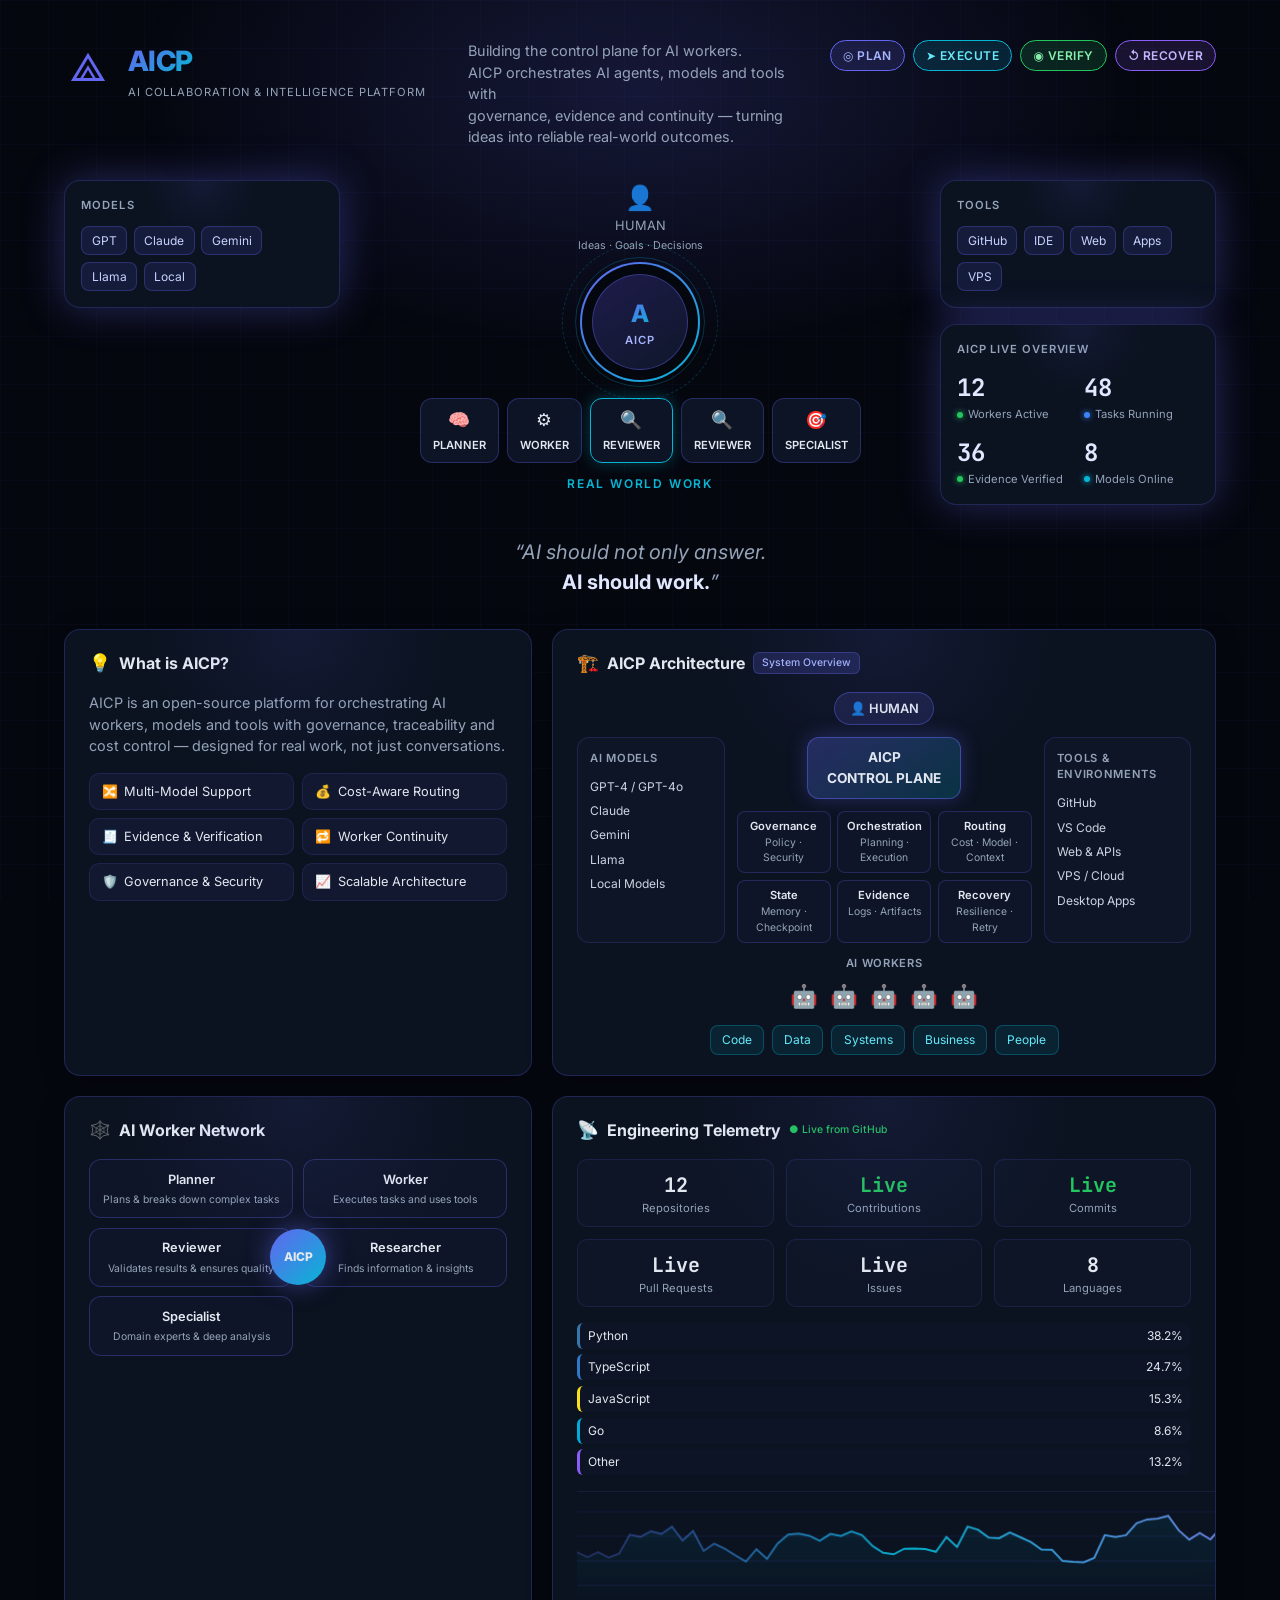
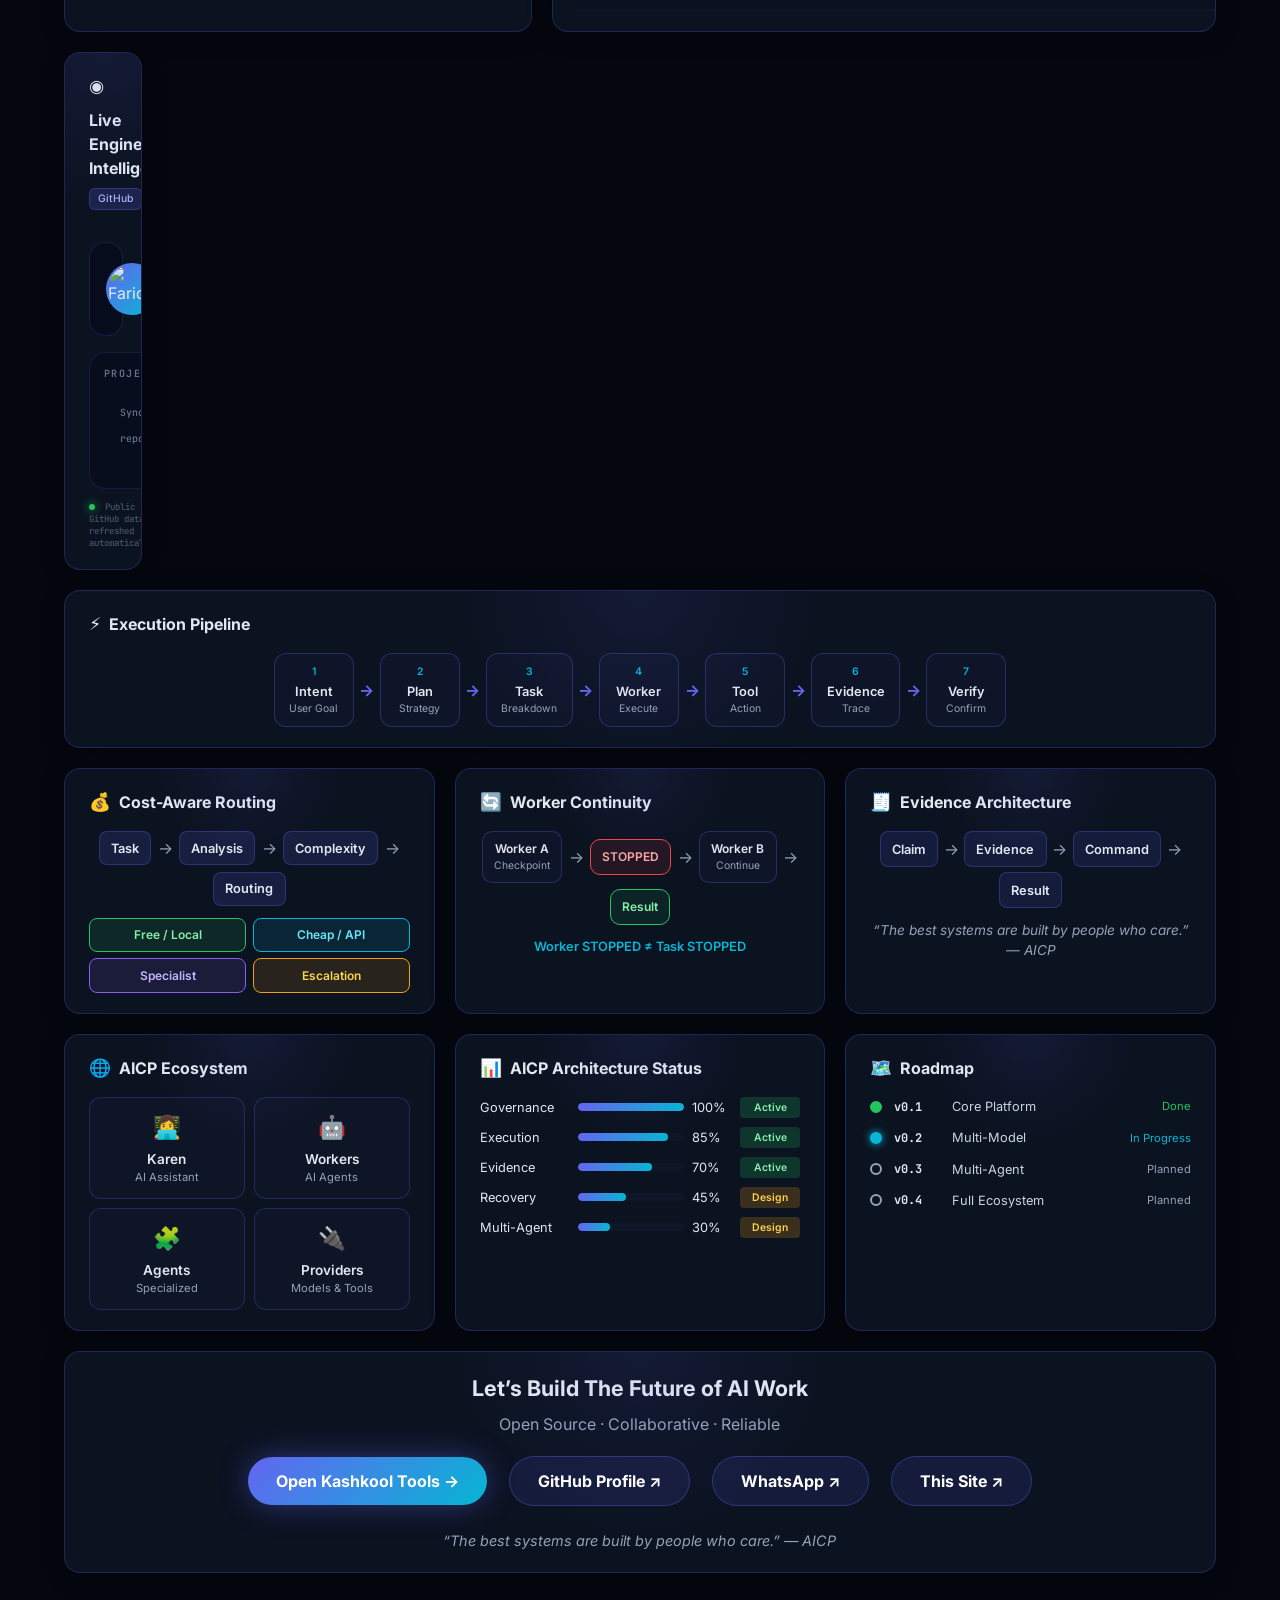
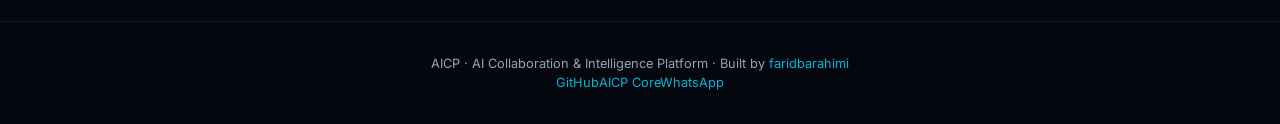
<file: index.html>
<!DOCTYPE html>
<html lang="en" dir="ltr">
<head>
  <meta charset="UTF-8" />
  <meta name="viewport" content="width=device-width, initial-scale=1.0" />
  <title>AICP — AI Collaboration & Intelligence Platform</title>
  <meta name="description" content="Building the control plane for AI workers. Plan · Execute · Verify · Recover" />
  <link rel="preconnect" href="https://fonts.googleapis.com" />
  <link rel="preconnect" href="https://fonts.gstatic.com" crossorigin />
  <link href="https://fonts.googleapis.com/css2?family=Inter:wght@400;500;600;700;800&family=JetBrains+Mono:wght@400;500&display=swap" rel="stylesheet" />
  <link rel="stylesheet" href="style.css" />
  <link rel="icon" href="favicon.svg" type="image/svg+xml" />
  <meta property="og:title" content="AICP — AI Collaboration & Intelligence Platform" />
  <meta property="og:description" content="Farid Barahimi — AI systems engineering, worker orchestration, governance, evidence and continuity." />
  <meta property="og:type" content="website" />
  <meta property="og:url" content="https://faridbarahimi.github.io/" />
  <meta name="theme-color" content="#05070f" />

  <script type="application/ld+json">
  {"@context":"https://schema.org","@type":"Person","name":"Farid Barahimi","url":"https://faridbarahimi.github.io/","sameAs":["https://github.com/faridbarahimi"],"knowsAbout":["AI systems","AI agents","work orchestration","software architecture","AICP"]}
  </script>
</head>
<body>
  <div class="bg-grid"></div>
  <div class="bg-glow"></div>

  <!-- ========== HEADER ========== -->
  <header class="header">
    <div class="logo-area">
      <div class="logo-mark">
        <svg viewBox="0 0 40 40" fill="none" xmlns="http://www.w3.org/2000/svg">
          <path d="M8 28 L20 8 L32 28 Z" stroke="url(#logoGrad)" stroke-width="2.5" fill="none"/>
          <path d="M14 28 L20 18 L26 28" stroke="url(#logoGrad)" stroke-width="2" fill="none"/>
          <defs>
            <linearGradient id="logoGrad" x1="8" y1="8" x2="32" y2="28">
              <stop stop-color="#6366f1"/>
              <stop offset="1" stop-color="#06b6d4"/>
            </linearGradient>
          </defs>
        </svg>
      </div>
      <div class="logo-text">
        <span class="logo-title">AICP</span>
        <span class="logo-sub">AI COLLABORATION & INTELLIGENCE PLATFORM</span>
      </div>
    </div>
    <p class="tagline">Building the control plane for AI workers.<br/>
      AICP orchestrates AI agents, models and tools with<br/>
      governance, evidence and continuity — turning<br/>
      ideas into reliable real-world outcomes.</p>
    <div class="pipeline-badges">
      <span class="p-badge plan">◎ PLAN</span>
      <span class="p-badge execute">➤ EXECUTE</span>
      <span class="p-badge verify">◉ VERIFY</span>
      <span class="p-badge recover">↺ RECOVER</span>
    </div>
  </header>

  <!-- ========== HERO ========== -->
  <section class="hero">
    <div class="hero-left">
      <div class="models-box">
        <div class="box-label">MODELS</div>
        <div class="model-icons">
          <span title="GPT">GPT</span>
          <span title="Claude">Claude</span>
          <span title="Gemini">Gemini</span>
          <span title="Llama">Llama</span>
          <span title="Local">Local</span>
        </div>
      </div>
    </div>

    <div class="hero-center">
      <div class="human-node">
        <div class="node-icon human">👤</div>
        <div class="node-label">HUMAN<br/><small>Ideas · Goals · Decisions</small></div>
      </div>
      <div class="core-node">
        <div class="core-ring"></div>
        <div class="core-inner">
          <span class="core-logo">A</span>
          <span class="core-name">AICP</span>
        </div>
      </div>
      <div class="workers-row">
        <div class="worker-card"><span class="w-icon">🧠</span><span>PLANNER</span></div>
        <div class="worker-card"><span class="w-icon">⚙️</span><span>WORKER</span></div>
        <div class="worker-card main"><span class="w-icon">🔍</span><span>REVIEWER</span></div>
        <div class="worker-card"><span class="w-icon">🔍</span><span>REVIEWER</span></div>
        <div class="worker-card"><span class="w-icon">🎯</span><span>SPECIALIST</span></div>
      </div>
      <div class="real-world">REAL WORLD WORK</div>
    </div>

    <div class="hero-right">
      <div class="tools-box">
        <div class="box-label">TOOLS</div>
        <div class="tool-icons">
          <span title="GitHub">GitHub</span>
          <span title="IDE">IDE</span>
          <span title="Web">Web</span>
          <span title="Apps">Apps</span>
          <span title="VPS">VPS</span>
        </div>
      </div>
      <div class="live-overview">
        <div class="live-title">AICP LIVE OVERVIEW</div>
        <div class="live-stats">
          <div class="stat">
            <div class="stat-val">12</div>
            <div class="stat-label"><span class="dot green"></span> Workers Active</div>
          </div>
          <div class="stat">
            <div class="stat-val">48</div>
            <div class="stat-label"><span class="dot blue"></span> Tasks Running</div>
          </div>
          <div class="stat">
            <div class="stat-val">36</div>
            <div class="stat-label"><span class="dot green"></span> Evidence Verified</div>
          </div>
          <div class="stat">
            <div class="stat-val">8</div>
            <div class="stat-label"><span class="dot cyan"></span> Models Online</div>
          </div>
        </div>
      </div>
    </div>
  </section>

  <blockquote class="quote">
    “AI should not only answer.<br/><strong>AI should work.</strong>”
  </blockquote>

  <!-- ========== MAIN GRID ========== -->
  <main class="dashboard">

    <!-- What is AICP -->
    <section class="card what-is" id="about">
      <h2><span class="icon">💡</span> What is AICP?</h2>
      <p>AICP is an open-source platform for orchestrating AI workers, models and tools with governance, traceability and cost control — designed for real work, not just conversations.</p>
      <div class="feature-grid">
        <div class="feat"><span>🔀</span> Multi-Model Support</div>
        <div class="feat"><span>💰</span> Cost-Aware Routing</div>
        <div class="feat"><span>🧾</span> Evidence & Verification</div>
        <div class="feat"><span>🔁</span> Worker Continuity</div>
        <div class="feat"><span>🛡️</span> Governance & Security</div>
        <div class="feat"><span>📈</span> Scalable Architecture</div>
      </div>
    </section>

    <!-- Architecture -->
    <section class="card architecture" id="architecture">
      <h2><span class="icon">🏗️</span> AICP Architecture <span class="badge">System Overview</span></h2>
      <div class="arch-diagram">
        <div class="arch-top">
          <div class="arch-human">👤 HUMAN</div>
        </div>
        <div class="arch-flow">
          <div class="arch-models">
            <div class="arch-box-title">AI MODELS</div>
            <ul>
              <li>GPT-4 / GPT-4o</li>
              <li>Claude</li>
              <li>Gemini</li>
              <li>Llama</li>
              <li>Local Models</li>
            </ul>
          </div>
          <div class="arch-core">
            <div class="control-plane">AICP<br/>CONTROL PLANE</div>
            <div class="arch-modules">
              <div class="mod">Governance<br/><small>Policy · Security</small></div>
              <div class="mod">Orchestration<br/><small>Planning · Execution</small></div>
              <div class="mod">Routing<br/><small>Cost · Model · Context</small></div>
              <div class="mod">State<br/><small>Memory · Checkpoint</small></div>
              <div class="mod">Evidence<br/><small>Logs · Artifacts</small></div>
              <div class="mod">Recovery<br/><small>Resilience · Retry</small></div>
            </div>
          </div>
          <div class="arch-tools">
            <div class="arch-box-title">TOOLS & ENVIRONMENTS</div>
            <ul>
              <li>GitHub</li>
              <li>VS Code</li>
              <li>Web & APIs</li>
              <li>VPS / Cloud</li>
              <li>Desktop Apps</li>
            </ul>
          </div>
        </div>
        <div class="arch-workers">
          <div class="arch-box-title">AI WORKERS</div>
          <div class="worker-bots">
            <span>🤖</span><span>🤖</span><span>🤖</span><span>🤖</span><span>🤖</span>
          </div>
        </div>
        <div class="arch-real">
          <span>Code</span><span>Data</span><span>Systems</span><span>Business</span><span>People</span>
        </div>
      </div>
    </section>

    <!-- AI Worker Network -->
    <section class="card worker-network">
      <h2><span class="icon">🕸️</span> AI Worker Network</h2>
      <div class="network">
        <div class="n-node planner">Planner<br/><small>Plans & breaks down complex tasks</small></div>
        <div class="n-node worker">Worker<br/><small>Executes tasks and uses tools</small></div>
        <div class="n-node reviewer">Reviewer<br/><small>Validates results & ensures quality</small></div>
        <div class="n-node researcher">Researcher<br/><small>Finds information & insights</small></div>
        <div class="n-node specialist">Specialist<br/><small>Domain experts & deep analysis</small></div>
        <div class="n-center">AICP</div>
      </div>
    </section>

    <!-- Engineering Telemetry -->
    <section class="card telemetry" id="telemetry">
      <h2><span class="icon">📡</span> Engineering Telemetry <span class="live-badge">● Live from GitHub</span></h2>
      <div class="tele-grid">
        <div class="tele-item"><div class="t-val">12</div><div class="t-label">Repositories</div></div>
        <div class="tele-item"><div class="t-val green">Live</div><div class="t-label">Contributions</div></div>
        <div class="tele-item"><div class="t-val green">Live</div><div class="t-label">Commits</div></div>
        <div class="tele-item"><div class="t-val">Live</div><div class="t-label">Pull Requests</div></div>
        <div class="tele-item"><div class="t-val">Live</div><div class="t-label">Issues</div></div>
        <div class="tele-item"><div class="t-val">8</div><div class="t-label">Languages</div></div>
      </div>
      <div class="langs">
        <div class="lang-bar">
          <div class="lang-item" style="--pct:38.2%;--c:#3776ab"><span>Python</span> 38.2%</div>
          <div class="lang-item" style="--pct:24.7%;--c:#3178c6"><span>TypeScript</span> 24.7%</div>
          <div class="lang-item" style="--pct:15.3%;--c:#f7df1e"><span>JavaScript</span> 15.3%</div>
          <div class="lang-item" style="--pct:8.6%;--c:#00add8"><span>Go</span> 8.6%</div>
          <div class="lang-item" style="--pct:13.2%;--c:#8b5cf6"><span>Other</span> 13.2%</div>
        </div>
      </div>
    </section>

    <!-- Live GitHub Intelligence -->
    <section class="card github-live" id="github-live">
      <div class="section-head">
        <h2><span class="icon">◉</span> Live Engineering Intelligence <span class="badge">GitHub</span></h2>
        <a class="section-link" href="https://github.com/faridbarahimi" target="_blank" rel="noopener">Open GitHub ↗</a>
      </div>
      <div class="gh-profile-strip">
        <div class="gh-avatar-wrap"><img id="gh-avatar" alt="Farid Barahimi GitHub avatar" /></div>
        <div class="gh-profile-copy"><strong id="gh-name">Loading profile…</strong><span id="gh-bio">Fetching public engineering activity</span></div>
        <div class="gh-kpi"><b id="gh-repos">—</b><span>Repos</span></div>
        <div class="gh-kpi"><b id="gh-followers">—</b><span>Followers</span></div>
        <div class="gh-kpi"><b id="gh-stars">—</b><span>Stars</span></div>
      </div>
      <div class="gh-grid">
        <div class="gh-panel"><div class="panel-title">PROJECTS</div><div id="gh-repos-list" class="repo-list"><div class="gh-loading">Synchronizing public repositories…</div></div></div>
        <div class="gh-panel"><div class="panel-title">RECENT ACTIVITY</div><div id="gh-events" class="event-list"><div class="gh-loading">Reading GitHub events…</div></div></div>
      </div>
      <div class="gh-footer"><span><i class="status-dot"></i> Public GitHub data · refreshed automatically</span><span id="gh-updated">—</span></div>
    </section>

    <!-- Execution Pipeline -->
    <section class="card pipeline" id="pipeline">
      <h2><span class="icon">⚡</span> Execution Pipeline</h2>
      <div class="pipe">
        <div class="pipe-step"><span>1</span>Intent<br/><small>User Goal</small></div>
        <div class="pipe-arrow">→</div>
        <div class="pipe-step"><span>2</span>Plan<br/><small>Strategy</small></div>
        <div class="pipe-arrow">→</div>
        <div class="pipe-step"><span>3</span>Task<br/><small>Breakdown</small></div>
        <div class="pipe-arrow">→</div>
        <div class="pipe-step"><span>4</span>Worker<br/><small>Execute</small></div>
        <div class="pipe-arrow">→</div>
        <div class="pipe-step"><span>5</span>Tool<br/><small>Action</small></div>
        <div class="pipe-arrow">→</div>
        <div class="pipe-step"><span>6</span>Evidence<br/><small>Trace</small></div>
        <div class="pipe-arrow">→</div>
        <div class="pipe-step"><span>7</span>Verify<br/><small>Confirm</small></div>
      </div>
    </section>

    <!-- Cost-Aware Routing -->
    <section class="card routing" id="routing">
      <h2><span class="icon">💰</span> Cost-Aware Routing</h2>
      <div class="route-flow">
        <div class="r-step">Task</div>
        <div class="r-arrow">→</div>
        <div class="r-step">Analysis</div>
        <div class="r-arrow">→</div>
        <div class="r-step">Complexity</div>
        <div class="r-arrow">→</div>
        <div class="r-step">Routing</div>
      </div>
      <div class="route-options">
        <div class="r-opt free">Free / Local</div>
        <div class="r-opt cheap">Cheap / API</div>
        <div class="r-opt specialist">Specialist</div>
        <div class="r-opt escalate">Escalation</div>
      </div>
    </section>

    <!-- Worker Continuity -->
    <section class="card continuity" id="continuity">
      <h2><span class="icon">🔄</span> Worker Continuity</h2>
      <div class="cont-flow">
        <div class="c-box">Worker A<br/><small>Checkpoint</small></div>
        <div class="c-arrow">→</div>
        <div class="c-box stop">STOPPED</div>
        <div class="c-arrow">→</div>
        <div class="c-box">Worker B<br/><small>Continue</small></div>
        <div class="c-arrow">→</div>
        <div class="c-box result">Result</div>
      </div>
      <p class="cont-note">Worker STOPPED ≠ Task STOPPED</p>
    </section>

    <!-- Evidence Architecture -->
    <section class="card evidence" id="evidence">
      <h2><span class="icon">🧾</span> Evidence Architecture</h2>
      <div class="ev-flow">
        <div class="ev-item">Claim</div>
        <div class="ev-arrow">→</div>
        <div class="ev-item">Evidence</div>
        <div class="ev-arrow">→</div>
        <div class="ev-item">Command</div>
        <div class="ev-arrow">→</div>
        <div class="ev-item">Result</div>
      </div>
      <blockquote class="ev-quote">“The best systems are built by people who care.” — AICP</blockquote>
    </section>

    <!-- Ecosystem -->
    <section class="card ecosystem" id="ecosystem">
      <h2><span class="icon">🌐</span> AICP Ecosystem</h2>
      <div class="eco-grid">
        <div class="eco-item"><span class="eco-icon">👩‍💻</span> Karen<br/><small>AI Assistant</small></div>
        <div class="eco-item"><span class="eco-icon">🤖</span> Workers<br/><small>AI Agents</small></div>
        <div class="eco-item"><span class="eco-icon">🧩</span> Agents<br/><small>Specialized</small></div>
        <div class="eco-item"><span class="eco-icon">🔌</span> Providers<br/><small>Models & Tools</small></div>
      </div>
    </section>

    <!-- Architecture Status -->
    <section class="card status" id="status">
      <h2><span class="icon">📊</span> AICP Architecture Status</h2>
      <div class="status-bars">
        <div class="s-row"><span>Governance</span><div class="bar"><div style="width:100%"></div></div><span>100%</span><span class="s-tag active">Active</span></div>
        <div class="s-row"><span>Execution</span><div class="bar"><div style="width:85%"></div></div><span>85%</span><span class="s-tag active">Active</span></div>
        <div class="s-row"><span>Evidence</span><div class="bar"><div style="width:70%"></div></div><span>70%</span><span class="s-tag active">Active</span></div>
        <div class="s-row"><span>Recovery</span><div class="bar"><div style="width:45%"></div></div><span>45%</span><span class="s-tag design">Design</span></div>
        <div class="s-row"><span>Multi-Agent</span><div class="bar"><div style="width:30%"></div></div><span>30%</span><span class="s-tag design">Design</span></div>
      </div>
    </section>

    <!-- Roadmap -->
    <section class="card roadmap" id="roadmap">
      <h2><span class="icon">🗺️</span> Roadmap</h2>
      <div class="road">
        <div class="r-item done"><div class="r-dot"></div><div class="r-ver">v0.1</div><div class="r-name">Core Platform</div><div class="r-state">Done</div></div>
        <div class="r-item progress"><div class="r-dot"></div><div class="r-ver">v0.2</div><div class="r-name">Multi-Model</div><div class="r-state">In Progress</div></div>
        <div class="r-item planned"><div class="r-dot"></div><div class="r-ver">v0.3</div><div class="r-name">Multi-Agent</div><div class="r-state">Planned</div></div>
        <div class="r-item planned"><div class="r-dot"></div><div class="r-ver">v0.4</div><div class="r-name">Full Ecosystem</div><div class="r-state">Planned</div></div>
      </div>
    </section>

    <!-- CTA -->
    <section class="card cta">
      <h2>Let’s Build The Future of AI Work</h2>
      <p>Open Source · Collaborative · Reliable</p>
      <div class="cta-actions">
        <a class="btn" href="https://aicp-chat-clean.aicp-farid.workers.dev/tools/" target="_blank" rel="noopener">Open Kashkool Tools →</a>
        <a class="btn secondary" href="https://github.com/faridbarahimi" target="_blank" rel="noopener">GitHub Profile ↗</a><a class="btn secondary" href="https://wa.me/989022232485" target="_blank" rel="noopener">WhatsApp ↗</a>
        <a class="btn secondary" href="https://github.com/faridbarahimi/faridbarahimi.github.io" target="_blank" rel="noopener">This Site ↗</a>
      </div>
      <blockquote class="final-quote">
        “The best systems are built by people who care.” — AICP
      </blockquote>
    </section>

  </main>

  <footer class="footer">
    <p>AICP · AI Collaboration & Intelligence Platform · Built by <a href="https://github.com/faridbarahimi">faridbarahimi</a></p>
  <div class="social-links"><a href="https://github.com/faridbarahimi">GitHub</a><a href="https://github.com/faridbarahimi">AICP Core</a><a href="https://wa.me/989022232485">WhatsApp</a></div></footer>

  <script src="script.js"></script>
  <script src="enhance.js"></script>
</body>
</html>
</file>
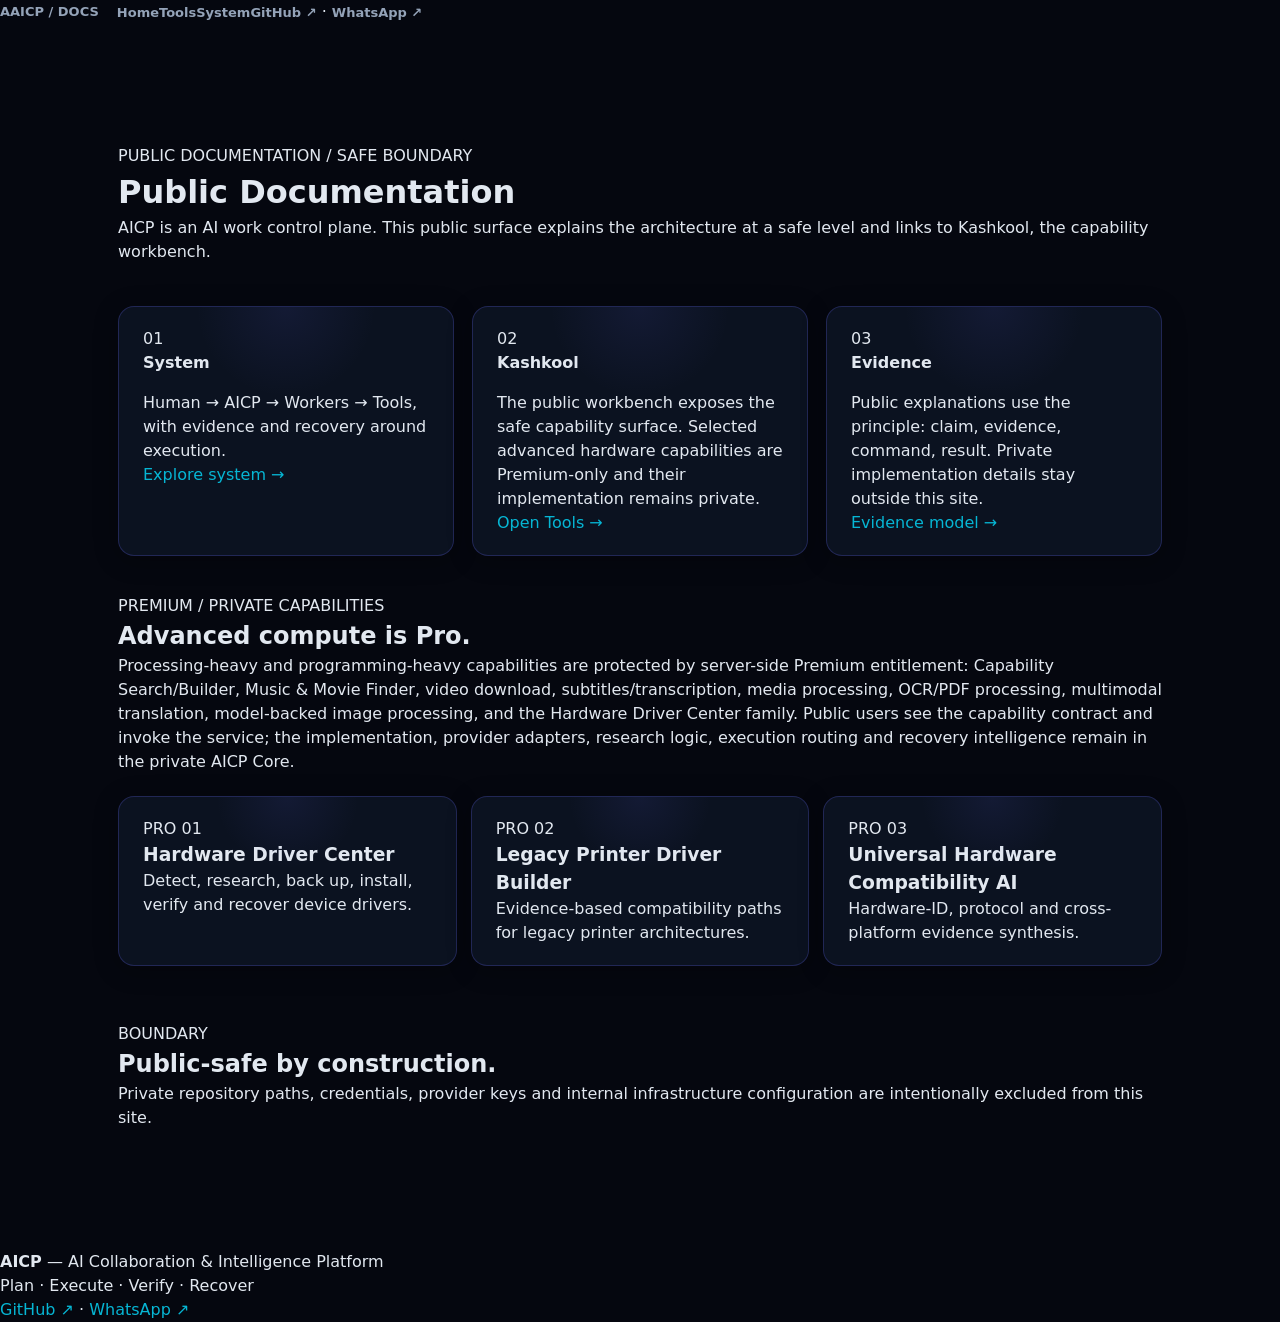
<file: docs/index.html>
<!doctype html><html lang="en"><head><meta charset="utf-8"><meta name="viewport" content="width=device-width,initial-scale=1"><title>Public Documentation — AICP</title><meta name="description" content="Public-safe documentation for AICP, Kashkool and the Capability Fabric."><link rel="stylesheet" href="../style.css"></head><body><header class="nav"><a class="brand" href="../"><span class="brand-mark">A</span><span>AICP / DOCS</span></a><nav><a href="../">Home</a><a href="https://aicp-chat-clean.aicp-farid.workers.dev/tools/">Tools</a><a href="../#system">System</a><a href="https://github.com/faridbarahimi">GitHub ↗</a> · <a href="https://wa.me/989022232485">WhatsApp ↗</a></nav></header><main class="section" style="max-width:1100px;margin:0 auto;padding:120px 28px"><p class="eyebrow">PUBLIC DOCUMENTATION / SAFE BOUNDARY</p><h1>Public Documentation</h1><p class="lede">AICP is an AI work control plane. This public surface explains the architecture at a safe level and links to Kashkool, the capability workbench.</p><div class="grid" style="display:grid;grid-template-columns:repeat(auto-fit,minmax(260px,1fr));gap:18px;margin-top:42px"><article class="card"><span>01</span><h2>System</h2><p>Human → AICP → Workers → Tools, with evidence and recovery around execution.</p><a class="text-link" href="../#system">Explore system →</a></article><article class="card"><span>02</span><h2>Kashkool</h2><p>The public workbench exposes the safe capability surface. Selected advanced hardware capabilities are Premium-only and their implementation remains private.</p><a class="text-link" href="https://aicp-chat-clean.aicp-farid.workers.dev/tools/">Open Tools →</a></article><article class="card"><span>03</span><h2>Evidence</h2><p>Public explanations use the principle: claim, evidence, command, result. Private implementation details stay outside this site.</p><a class="text-link" href="../#evidence">Evidence model →</a></article></div><section style="margin-top:38px"><p class="eyebrow">PREMIUM / PRIVATE CAPABILITIES</p><h2>Advanced compute is Pro.</h2><p>Processing-heavy and programming-heavy capabilities are protected by server-side Premium entitlement: Capability Search/Builder, Music &amp; Movie Finder, video download, subtitles/transcription, media processing, OCR/PDF processing, multimodal translation, model-backed image processing, and the Hardware Driver Center family. Public users see the capability contract and invoke the service; the implementation, provider adapters, research logic, execution routing and recovery intelligence remain in the private AICP Core.</p><div class="grid" style="display:grid;grid-template-columns:repeat(auto-fit,minmax(220px,1fr));gap:14px;margin-top:22px"><article class="card"><span>PRO 01</span><h3>Hardware Driver Center</h3><p>Detect, research, back up, install, verify and recover device drivers.</p></article><article class="card"><span>PRO 02</span><h3>Legacy Printer Driver Builder</h3><p>Evidence-based compatibility paths for legacy printer architectures.</p></article><article class="card"><span>PRO 03</span><h3>Universal Hardware Compatibility AI</h3><p>Hardware-ID, protocol and cross-platform evidence synthesis.</p></article></div></section><section style="margin-top:56px"><p class="eyebrow">BOUNDARY</p><h2>Public-safe by construction.</h2><p>Private repository paths, credentials, provider keys and internal infrastructure configuration are intentionally excluded from this site.</p></section></main><footer><div><b>AICP</b> — AI Collaboration &amp; Intelligence Platform</div><div>Plan · Execute · Verify · Recover</div><div><a href="https://github.com/faridbarahimi">GitHub ↗</a> · <a href="https://wa.me/989022232485">WhatsApp ↗</a></div></footer></body></html>
</file>
<file: style.css>
:root {
  --bg: #05070f;
  --card: #0b1220;
  --card-border: rgba(99, 102, 241, 0.25);
  --text: #e2e8f0;
  --muted: #94a3b8;
  --primary: #6366f1;
  --cyan: #06b6d4;
  --green: #22c55e;
  --purple: #8b5cf6;
  --orange: #f59e0b;
  --glow: 0 0 40px rgba(99, 102, 241, 0.35);
  --radius: 16px;
  --font: 'Inter', system-ui, sans-serif;
  --mono: 'JetBrains Mono', monospace;
}

* {
  box-sizing: border-box;
  margin: 0;
  padding: 0;
}

body {
  font-family: var(--font);
  background: var(--bg);
  color: var(--text);
  line-height: 1.5;
  min-height: 100vh;
  overflow-x: hidden;
}

a {
  color: var(--cyan);
  text-decoration: none;
}
a:hover {
  text-decoration: underline;
}

/* Background effects */
.bg-grid {
  position: fixed;
  inset: 0;
  background-image:
    linear-gradient(rgba(99, 102, 241, 0.04) 1px, transparent 1px),
    linear-gradient(90deg, rgba(99, 102, 241, 0.04) 1px, transparent 1px);
  background-size: 48px 48px;
  pointer-events: none;
  z-index: 0;
}
.bg-glow {
  position: fixed;
  top: -20%;
  left: 50%;
  transform: translateX(-50%);
  width: 80vw;
  height: 60vh;
  background: radial-gradient(ellipse, rgba(99, 102, 241, 0.18), transparent 70%);
  pointer-events: none;
  z-index: 0;
}

/* Header */
.header {
  position: relative;
  z-index: 1;
  max-width: 1200px;
  margin: 0 auto;
  padding: 2.5rem 1.5rem 1rem;
  display: flex;
  flex-wrap: wrap;
  gap: 1.5rem;
  align-items: flex-start;
  justify-content: space-between;
}
.logo-area {
  display: flex;
  align-items: center;
  gap: 1rem;
}
.logo-mark {
  width: 48px;
  height: 48px;
}
.logo-mark svg {
  width: 100%;
  height: 100%;
}
.logo-title {
  font-size: 1.75rem;
  font-weight: 800;
  letter-spacing: -0.02em;
  background: linear-gradient(135deg, #6366f1, #06b6d4);
  -webkit-background-clip: text;
  -webkit-text-fill-color: transparent;
  background-clip: text;
}
.logo-sub {
  display: block;
  font-size: 0.7rem;
  color: var(--muted);
  letter-spacing: 0.08em;
  margin-top: 2px;
}
.tagline {
  max-width: 320px;
  font-size: 0.9rem;
  color: var(--muted);
}
.pipeline-badges {
  display: flex;
  flex-wrap: wrap;
  gap: 0.5rem;
}
.p-badge {
  font-size: 0.75rem;
  font-weight: 600;
  padding: 0.35rem 0.75rem;
  border-radius: 999px;
  border: 1px solid;
  letter-spacing: 0.04em;
}
.p-badge.plan { color: #a5b4fc; border-color: #6366f1; background: rgba(99,102,241,0.15); }
.p-badge.execute { color: #67e8f9; border-color: #06b6d4; background: rgba(6,182,212,0.15); }
.p-badge.verify { color: #86efac; border-color: #22c55e; background: rgba(34,197,94,0.15); }
.p-badge.recover { color: #c4b5fd; border-color: #8b5cf6; background: rgba(139,92,246,0.15); }

/* Hero */
.hero {
  position: relative;
  z-index: 1;
  max-width: 1200px;
  margin: 1rem auto 0;
  padding: 0 1.5rem;
  display: grid;
  grid-template-columns: 1fr 2fr 1fr;
  gap: 1.5rem;
  align-items: start;
}
@media (max-width: 900px) {
  .hero {
    grid-template-columns: 1fr;
  }
}
.models-box, .tools-box {
  background: var(--card);
  border: 1px solid var(--card-border);
  border-radius: var(--radius);
  padding: 1rem;
  box-shadow: var(--glow);
}
.box-label {
  font-size: 0.7rem;
  font-weight: 600;
  letter-spacing: 0.1em;
  color: var(--muted);
  margin-bottom: 0.75rem;
}
.model-icons, .tool-icons {
  display: flex;
  flex-wrap: wrap;
  gap: 0.4rem;
}
.model-icons span, .tool-icons span {
  font-size: 0.75rem;
  padding: 0.3rem 0.6rem;
  border-radius: 8px;
  background: rgba(99,102,241,0.12);
  border: 1px solid rgba(99,102,241,0.3);
  color: #c7d2fe;
}

.hero-center {
  text-align: center;
}
.human-node {
  margin-bottom: 0.5rem;
}
.node-icon.human {
  font-size: 1.5rem;
}
.node-label {
  font-size: 0.8rem;
  color: var(--muted);
}
.core-node {
  position: relative;
  width: 120px;
  height: 120px;
  margin: 0.5rem auto 1rem;
}
.core-ring {
  position: absolute;
  inset: 0;
  border-radius: 50%;
  border: 2px solid transparent;
  background: linear-gradient(var(--bg), var(--bg)) padding-box,
              linear-gradient(135deg, #6366f1, #06b6d4) border-box;
  animation: pulse 3s ease-in-out infinite;
}
@keyframes pulse {
  0%, 100% { box-shadow: 0 0 20px rgba(99,102,241,0.4); }
  50% { box-shadow: 0 0 40px rgba(6,182,212,0.5); }
}
.core-inner {
  position: absolute;
  inset: 12px;
  border-radius: 50%;
  background: linear-gradient(145deg, #1e1b4b, #0f172a);
  display: flex;
  flex-direction: column;
  align-items: center;
  justify-content: center;
  border: 1px solid rgba(99,102,241,0.4);
}
.core-logo {
  font-size: 1.5rem;
  font-weight: 800;
  background: linear-gradient(135deg, #6366f1, #06b6d4);
  -webkit-background-clip: text;
  -webkit-text-fill-color: transparent;
}
.core-name {
  font-size: 0.7rem;
  font-weight: 600;
  letter-spacing: 0.1em;
  color: #a5b4fc;
}
.workers-row {
  display: flex;
  flex-wrap: wrap;
  justify-content: center;
  gap: 0.5rem;
  margin-bottom: 0.75rem;
}
.worker-card {
  background: rgba(15, 23, 42, 0.9);
  border: 1px solid rgba(99,102,241,0.3);
  border-radius: 12px;
  padding: 0.5rem 0.75rem;
  font-size: 0.7rem;
  font-weight: 600;
  display: flex;
  flex-direction: column;
  align-items: center;
  gap: 0.2rem;
  min-width: 70px;
}
.worker-card.main {
  border-color: #06b6d4;
  box-shadow: 0 0 15px rgba(6,182,212,0.3);
}
.w-icon { font-size: 1.1rem; }
.real-world {
  font-size: 0.75rem;
  font-weight: 600;
  letter-spacing: 0.15em;
  color: var(--cyan);
  margin-top: 0.5rem;
}

.live-overview {
  background: var(--card);
  border: 1px solid var(--card-border);
  border-radius: var(--radius);
  padding: 1rem;
  margin-top: 1rem;
  box-shadow: var(--glow);
}
.live-title {
  font-size: 0.7rem;
  font-weight: 600;
  letter-spacing: 0.08em;
  color: var(--muted);
  margin-bottom: 0.75rem;
}
.live-stats {
  display: grid;
  grid-template-columns: 1fr 1fr;
  gap: 0.75rem;
}
.stat-val {
  font-size: 1.5rem;
  font-weight: 700;
  font-family: var(--mono);
  color: #e0e7ff;
}
.stat-label {
  font-size: 0.7rem;
  color: var(--muted);
  display: flex;
  align-items: center;
  gap: 0.3rem;
}
.dot {
  width: 6px;
  height: 6px;
  border-radius: 50%;
  display: inline-block;
}
.dot.green { background: var(--green); box-shadow: 0 0 6px var(--green); }
.dot.blue { background: #3b82f6; box-shadow: 0 0 6px #3b82f6; }
.dot.cyan { background: var(--cyan); box-shadow: 0 0 6px var(--cyan); }

.quote {
  position: relative;
  z-index: 1;
  text-align: center;
  max-width: 600px;
  margin: 2rem auto;
  padding: 0 1.5rem;
  font-size: 1.25rem;
  color: var(--muted);
  font-style: italic;
}
.quote strong {
  color: #e0e7ff;
  font-style: normal;
}

/* Dashboard grid */
.dashboard {
  position: relative;
  z-index: 1;
  max-width: 1200px;
  margin: 0 auto 3rem;
  padding: 0 1.5rem;
  display: grid;
  grid-template-columns: repeat(12, 1fr);
  gap: 1.25rem;
}

.card {
  background: var(--card);
  border: 1px solid var(--card-border);
  border-radius: var(--radius);
  padding: 1.25rem 1.5rem;
  box-shadow: 0 4px 24px rgba(0,0,0,0.3);
}
.card h2 {
  font-size: 1rem;
  font-weight: 700;
  margin-bottom: 1rem;
  display: flex;
  align-items: center;
  gap: 0.5rem;
  flex-wrap: wrap;
}
.card h2 .icon { font-size: 1.1rem; }
.badge {
  font-size: 0.65rem;
  font-weight: 500;
  padding: 0.15rem 0.5rem;
  border-radius: 6px;
  background: rgba(99,102,241,0.2);
  color: #a5b4fc;
  border: 1px solid rgba(99,102,241,0.3);
}
.live-badge {
  font-size: 0.65rem;
  color: var(--green);
  font-weight: 500;
}

/* Card spans */
.what-is { grid-column: span 5; }
.architecture { grid-column: span 7; }
.worker-network { grid-column: span 5; }
.telemetry { grid-column: span 7; }
.pipeline { grid-column: span 12; }
.routing { grid-column: span 4; }
.continuity { grid-column: span 4; }
.evidence { grid-column: span 4; }
.ecosystem { grid-column: span 4; }
.status { grid-column: span 4; }
.roadmap { grid-column: span 4; }
.cta { grid-column: span 12; text-align: center; }

@media (max-width: 900px) {
  .what-is, .architecture, .worker-network, .telemetry,
  .routing, .continuity, .evidence, .ecosystem, .status, .roadmap {
    grid-column: span 12;
  }
}

/* What is */
.what-is p {
  font-size: 0.9rem;
  color: var(--muted);
  margin-bottom: 1rem;
}
.feature-grid {
  display: grid;
  grid-template-columns: 1fr 1fr;
  gap: 0.5rem;
}
.feat {
  font-size: 0.8rem;
  padding: 0.5rem 0.75rem;
  background: rgba(99,102,241,0.08);
  border-radius: 10px;
  border: 1px solid rgba(99,102,241,0.15);
  display: flex;
  align-items: center;
  gap: 0.4rem;
}

/* Architecture */
.arch-diagram {
  font-size: 0.8rem;
}
.arch-top {
  text-align: center;
  margin-bottom: 0.75rem;
}
.arch-human {
  display: inline-block;
  padding: 0.35rem 0.9rem;
  background: rgba(99,102,241,0.15);
  border-radius: 999px;
  border: 1px solid rgba(99,102,241,0.4);
  font-weight: 600;
}
.arch-flow {
  display: grid;
  grid-template-columns: 1fr 2fr 1fr;
  gap: 0.75rem;
  margin-bottom: 0.75rem;
}
@media (max-width: 700px) {
  .arch-flow { grid-template-columns: 1fr; }
}
.arch-models, .arch-tools {
  background: rgba(15,23,42,0.8);
  border: 1px solid rgba(99,102,241,0.2);
  border-radius: 12px;
  padding: 0.75rem;
}
.arch-box-title {
  font-size: 0.7rem;
  font-weight: 600;
  letter-spacing: 0.06em;
  color: var(--muted);
  margin-bottom: 0.5rem;
}
.arch-models ul, .arch-tools ul {
  list-style: none;
  font-size: 0.75rem;
  color: #cbd5e1;
}
.arch-models li, .arch-tools li {
  padding: 0.2rem 0;
}
.arch-core {
  text-align: center;
}
.control-plane {
  display: inline-block;
  padding: 0.6rem 1.2rem;
  background: linear-gradient(135deg, rgba(99,102,241,0.3), rgba(6,182,212,0.2));
  border: 1px solid rgba(99,102,241,0.5);
  border-radius: 12px;
  font-weight: 700;
  font-size: 0.85rem;
  margin-bottom: 0.75rem;
  box-shadow: 0 0 20px rgba(99,102,241,0.3);
}
.arch-modules {
  display: grid;
  grid-template-columns: 1fr 1fr 1fr;
  gap: 0.4rem;
}
.mod {
  background: rgba(15,23,42,0.9);
  border: 1px solid rgba(99,102,241,0.25);
  border-radius: 8px;
  padding: 0.4rem;
  font-size: 0.7rem;
  font-weight: 600;
}
.mod small {
  display: block;
  font-weight: 400;
  color: var(--muted);
  font-size: 0.65rem;
}
.arch-workers {
  text-align: center;
  margin: 0.75rem 0;
}
.worker-bots {
  display: flex;
  justify-content: center;
  gap: 0.75rem;
  font-size: 1.4rem;
}
.arch-real {
  display: flex;
  justify-content: center;
  flex-wrap: wrap;
  gap: 0.5rem;
}
.arch-real span {
  font-size: 0.75rem;
  padding: 0.3rem 0.7rem;
  background: rgba(6,182,212,0.1);
  border: 1px solid rgba(6,182,212,0.3);
  border-radius: 8px;
  color: #67e8f9;
}

/* Worker Network */
.network {
  position: relative;
  display: grid;
  grid-template-columns: 1fr 1fr;
  gap: 0.6rem;
  min-height: 180px;
}
.n-node {
  background: rgba(15,23,42,0.9);
  border: 1px solid rgba(99,102,241,0.3);
  border-radius: 12px;
  padding: 0.6rem;
  font-size: 0.8rem;
  font-weight: 600;
  text-align: center;
}
.n-node small {
  display: block;
  font-weight: 400;
  font-size: 0.65rem;
  color: var(--muted);
  margin-top: 0.2rem;
}
.n-center {
  position: absolute;
  top: 50%;
  left: 50%;
  transform: translate(-50%, -50%);
  width: 56px;
  height: 56px;
  border-radius: 50%;
  background: linear-gradient(135deg, #6366f1, #06b6d4);
  display: flex;
  align-items: center;
  justify-content: center;
  font-weight: 800;
  font-size: 0.75rem;
  box-shadow: 0 0 25px rgba(99,102,241,0.5);
  z-index: 2;
}

/* Telemetry */
.tele-grid {
  display: grid;
  grid-template-columns: repeat(3, 1fr);
  gap: 0.75rem;
  margin-bottom: 1rem;
}
.tele-item {
  text-align: center;
  background: rgba(15,23,42,0.7);
  border-radius: 10px;
  padding: 0.6rem;
  border: 1px solid rgba(99,102,241,0.15);
}
.t-val {
  font-size: 1.25rem;
  font-weight: 700;
  font-family: var(--mono);
}
.t-val.green { color: var(--green); }
.t-label {
  font-size: 0.7rem;
  color: var(--muted);
}
.lang-bar {
  display: flex;
  flex-direction: column;
  gap: 0.35rem;
}
.lang-item {
  font-size: 0.75rem;
  display: flex;
  justify-content: space-between;
  padding: 0.25rem 0.5rem;
  background: rgba(15,23,42,0.6);
  border-radius: 6px;
  border-left: 3px solid var(--c, #6366f1);
}

/* Pipeline */
.pipe {
  display: flex;
  flex-wrap: wrap;
  align-items: center;
  justify-content: center;
  gap: 0.35rem;
}
.pipe-step {
  background: rgba(15,23,42,0.9);
  border: 1px solid rgba(99,102,241,0.3);
  border-radius: 12px;
  padding: 0.6rem 0.9rem;
  text-align: center;
  font-size: 0.8rem;
  font-weight: 600;
  min-width: 80px;
}
.pipe-step span {
  display: block;
  font-size: 0.65rem;
  color: var(--cyan);
  margin-bottom: 0.15rem;
}
.pipe-step small {
  display: block;
  font-weight: 400;
  font-size: 0.65rem;
  color: var(--muted);
}
.pipe-arrow {
  color: var(--primary);
  font-weight: 700;
}

/* Routing */
.route-flow {
  display: flex;
  flex-wrap: wrap;
  align-items: center;
  gap: 0.4rem;
  margin-bottom: 0.75rem;
  justify-content: center;
}
.r-step {
  font-size: 0.8rem;
  font-weight: 600;
  padding: 0.4rem 0.7rem;
  background: rgba(99,102,241,0.15);
  border-radius: 8px;
  border: 1px solid rgba(99,102,241,0.3);
}
.r-arrow { color: var(--muted); }
.route-options {
  display: grid;
  grid-template-columns: 1fr 1fr;
  gap: 0.4rem;
}
.r-opt {
  font-size: 0.75rem;
  font-weight: 600;
  padding: 0.45rem;
  text-align: center;
  border-radius: 8px;
  border: 1px solid;
}
.r-opt.free { color: #86efac; border-color: #22c55e; background: rgba(34,197,94,0.12); }
.r-opt.cheap { color: #67e8f9; border-color: #06b6d4; background: rgba(6,182,212,0.12); }
.r-opt.specialist { color: #c4b5fd; border-color: #8b5cf6; background: rgba(139,92,246,0.12); }
.r-opt.escalate { color: #fcd34d; border-color: #f59e0b; background: rgba(245,158,11,0.12); }

/* Continuity */
.cont-flow {
  display: flex;
  flex-wrap: wrap;
  align-items: center;
  justify-content: center;
  gap: 0.4rem;
  margin-bottom: 0.75rem;
}
.c-box {
  font-size: 0.75rem;
  font-weight: 600;
  padding: 0.5rem 0.7rem;
  background: rgba(15,23,42,0.9);
  border: 1px solid rgba(99,102,241,0.3);
  border-radius: 10px;
  text-align: center;
}
.c-box small { display: block; font-weight: 400; color: var(--muted); font-size: 0.65rem; }
.c-box.stop { border-color: #ef4444; color: #fca5a5; background: rgba(239,68,68,0.1); }
.c-box.result { border-color: #22c55e; color: #86efac; background: rgba(34,197,94,0.1); }
.c-arrow { color: var(--muted); }
.cont-note {
  text-align: center;
  font-size: 0.8rem;
  font-weight: 600;
  color: var(--cyan);
}

/* Evidence */
.ev-flow {
  display: flex;
  flex-wrap: wrap;
  align-items: center;
  justify-content: center;
  gap: 0.35rem;
  margin-bottom: 0.75rem;
}
.ev-item {
  font-size: 0.8rem;
  font-weight: 600;
  padding: 0.45rem 0.7rem;
  background: rgba(99,102,241,0.12);
  border: 1px solid rgba(99,102,241,0.3);
  border-radius: 8px;
}
.ev-arrow { color: var(--muted); }
.ev-quote {
  font-size: 0.85rem;
  color: var(--muted);
  font-style: italic;
  text-align: center;
}

/* Ecosystem */
.eco-grid {
  display: grid;
  grid-template-columns: 1fr 1fr;
  gap: 0.6rem;
}
.eco-item {
  text-align: center;
  padding: 0.75rem;
  background: rgba(15,23,42,0.8);
  border: 1px solid rgba(99,102,241,0.25);
  border-radius: 12px;
  font-size: 0.85rem;
  font-weight: 600;
}
.eco-icon { font-size: 1.4rem; display: block; margin-bottom: 0.3rem; }
.eco-item small { display: block; font-weight: 400; color: var(--muted); font-size: 0.7rem; }

/* Status */
.status-bars {
  display: flex;
  flex-direction: column;
  gap: 0.6rem;
}
.s-row {
  display: grid;
  grid-template-columns: 90px 1fr 40px 60px;
  align-items: center;
  gap: 0.5rem;
  font-size: 0.8rem;
}
.bar {
  height: 8px;
  background: rgba(15,23,42,0.9);
  border-radius: 4px;
  overflow: hidden;
}
.bar div {
  height: 100%;
  background: linear-gradient(90deg, #6366f1, #06b6d4);
  border-radius: 4px;
}
.s-tag {
  font-size: 0.65rem;
  font-weight: 600;
  padding: 0.15rem 0.4rem;
  border-radius: 4px;
  text-align: center;
}
.s-tag.active { background: rgba(34,197,94,0.2); color: #86efac; }
.s-tag.design { background: rgba(245,158,11,0.2); color: #fcd34d; }

/* Roadmap */
.road {
  display: flex;
  flex-direction: column;
  gap: 0.75rem;
}
.r-item {
  display: grid;
  grid-template-columns: 16px 50px 1fr 80px;
  align-items: center;
  gap: 0.5rem;
  font-size: 0.8rem;
}
.r-dot {
  width: 12px;
  height: 12px;
  border-radius: 50%;
  border: 2px solid;
}
.r-item.done .r-dot { background: var(--green); border-color: var(--green); }
.r-item.progress .r-dot { background: var(--cyan); border-color: var(--cyan); box-shadow: 0 0 8px var(--cyan); }
.r-item.planned .r-dot { background: transparent; border-color: var(--muted); }
.r-ver { font-weight: 700; font-family: var(--mono); font-size: 0.75rem; }
.r-name { color: #cbd5e1; }
.r-state { font-size: 0.7rem; text-align: right; }
.r-item.done .r-state { color: var(--green); }
.r-item.progress .r-state { color: var(--cyan); }
.r-item.planned .r-state { color: var(--muted); }

/* CTA */
.cta h2 {
  justify-content: center;
  font-size: 1.35rem;
  margin-bottom: 0.5rem;
}
.cta p {
  color: var(--muted);
  margin-bottom: 1.25rem;
}
.btn {
  display: inline-block;
  padding: 0.75rem 1.75rem;
  background: linear-gradient(135deg, #6366f1, #06b6d4);
  color: white !important;
  font-weight: 700;
  border-radius: 999px;
  text-decoration: none !important;
  box-shadow: 0 0 30px rgba(99,102,241,0.4);
  transition: transform 0.2s, box-shadow 0.2s;
}
.btn:hover {
  transform: translateY(-2px);
  box-shadow: 0 0 40px rgba(6,182,212,0.5);
}
.final-quote {
  margin-top: 1.5rem;
  font-size: 0.9rem;
  color: var(--muted);
  font-style: italic;
}

/* Footer */
.footer {
  position: relative;
  z-index: 1;
  text-align: center;
  padding: 2rem 1.5rem;
  font-size: 0.8rem;
  color: var(--muted);
  border-top: 1px solid rgba(99,102,241,0.15);
}
.nav { display:flex; gap:18px; align-items:center; flex-wrap:wrap; }
.nav a { color:var(--muted,#94a3b8); text-decoration:none; font-size:13px; font-weight:600; transition:.2s; }
.nav a:hover { color:#fff; text-shadow:0 0 12px rgba(120,220,255,.7); }
.btn.secondary { margin-left:10px; }
a { transition: color .2s, opacity .2s, transform .2s; }
a:hover { opacity:.9; }
.card[id], section[id] { scroll-margin-top:90px; }
@media(max-width:760px){ .nav { gap:10px; } .nav a { font-size:12px; } .btn.secondary { margin:8px 0 0; } }

/* ============================================================
   AICP INTERACTIVE ENHANCEMENT LAYER
   ============================================================ */
.aicp-nav{position:sticky;top:0;z-index:50;display:flex;justify-content:center;gap:6px;flex-wrap:wrap;padding:10px 14px;background:rgba(5,7,15,.78);backdrop-filter:blur(16px);border-bottom:1px solid rgba(99,102,241,.18)}
.aicp-nav a{font:600 11px var(--mono);letter-spacing:.06em;color:#94a3b8;padding:7px 10px;border-radius:999px;transition:.25s;text-decoration:none}
.aicp-nav a:hover,.aicp-nav a.active{color:#fff;background:rgba(99,102,241,.16);box-shadow:0 0 18px rgba(99,102,241,.22);text-decoration:none}
.aicp-reveal{opacity:0;transform:translateY(22px);transition:opacity .7s ease,transform .7s ease}
.aicp-reveal.aicp-in{opacity:1;transform:none}
.aicp-clickable{cursor:pointer;position:relative;transition:transform .22s,border-color .22s,box-shadow .22s}
.aicp-clickable:hover,.aicp-clickable:focus{transform:translateY(-3px);border-color:rgba(6,182,212,.7);box-shadow:0 0 24px rgba(6,182,212,.16);outline:none}
.card,.models-box,.tools-box,.live-overview{position:relative;overflow:hidden}
.card:after,.models-box:after,.tools-box:after,.live-overview:after{content:"";position:absolute;inset:0;background:radial-gradient(circle at var(--mx,50%) var(--my,0%),rgba(99,102,241,.13),transparent 30%);pointer-events:none;opacity:.75;transition:opacity .25s}
.aicp-spark{display:block;width:100%;height:120px;margin-top:16px;border-top:1px solid rgba(99,102,241,.12);border-bottom:1px solid rgba(99,102,241,.08)}
.aicp-modal{position:fixed;inset:0;z-index:100;display:grid;place-items:center;opacity:0;pointer-events:none;transition:opacity .25s}.aicp-modal.open{opacity:1;pointer-events:auto}
.aicp-modal-backdrop{position:absolute;inset:0;background:rgba(1,3,10,.72);backdrop-filter:blur(10px)}
.aicp-modal-panel{position:relative;width:min(620px,calc(100% - 32px));padding:28px;border:1px solid rgba(99,102,241,.45);border-radius:20px;background:linear-gradient(145deg,rgba(15,23,42,.98),rgba(8,12,26,.98));box-shadow:0 0 80px rgba(99,102,241,.22);transform:translateY(18px) scale(.98);transition:.3s}.aicp-modal.open .aicp-modal-panel{transform:none}
.aicp-modal-kicker{font:600 10px var(--mono);letter-spacing:.14em;color:#06b6d4;margin-bottom:10px}.aicp-modal-panel h3{font-size:1.5rem;margin-bottom:10px}.aicp-modal-panel p{color:#94a3b8;line-height:1.7;margin-bottom:16px}.aicp-modal-panel ul{padding-left:20px;color:#cbd5e1}.aicp-modal-panel li{margin:7px 0}
.aicp-modal-close{position:absolute;right:14px;top:12px;border:0;background:transparent;color:#94a3b8;font-size:28px;cursor:pointer}.aicp-modal-close:hover{color:#fff}.modal-open{overflow:hidden}
.core-node:before{content:"";position:absolute;inset:-18px;border:1px dashed rgba(6,182,212,.25);border-radius:50%;animation:aicp-orbit 14s linear infinite}.core-ring:after{content:"";position:absolute;inset:-7px;border-radius:50%;border:1px solid rgba(6,182,212,.25);animation:aicp-spin 5s linear infinite}@keyframes aicp-orbit{to{transform:rotate(360deg)}}@keyframes aicp-spin{to{transform:rotate(-360deg)}}
.worker-card,.n-node,.eco-item{transition:transform .25s,box-shadow .25s,border-color .25s}.worker-card:hover,.n-node:hover,.eco-item:hover{transform:translateY(-5px) scale(1.015);border-color:rgba(6,182,212,.65);box-shadow:0 0 28px rgba(6,182,212,.13)}
.pipe-step{transition:transform .2s,box-shadow .2s}.pipe-step:hover{transform:translateY(-4px);box-shadow:0 0 22px rgba(99,102,241,.22)}
.status .bar div{transition:width 1.2s cubic-bezier(.2,.8,.2,1)}
.live-badge{animation:aicp-blink 1.8s ease-in-out infinite}@keyframes aicp-blink{50%{opacity:.45}}
@media(max-width:700px){.aicp-nav{justify-content:flex-start;overflow:auto;flex-wrap:nowrap}.aicp-nav a{white-space:nowrap}.aicp-modal-panel{padding:22px}}
@media(prefers-reduced-motion:reduce){*,*::before,*::after{animation-duration:.01ms!important;animation-iteration-count:1!important;scroll-behavior:auto!important;transition-duration:.01ms!important}.aicp-reveal{opacity:1;transform:none}}

.cta-actions{display:flex;justify-content:center;align-items:center;gap:12px;flex-wrap:wrap}.cta-actions .secondary{background:rgba(99,102,241,.12);border:1px solid rgba(99,102,241,.35);box-shadow:none}.cta-actions .secondary:hover{box-shadow:0 0 30px rgba(99,102,241,.25)}

.aicp-visual-rail{display:flex;gap:12px;margin-top:18px;overflow:hidden;mask-image:linear-gradient(90deg,transparent,#000 8%,#000 92%,transparent)}.aicp-visual-rail img{width:calc(33.333% - 8px);min-width:220px;height:130px;object-fit:cover;border:1px solid rgba(99,102,241,.25);border-radius:14px;background:#080d19;opacity:.78;animation:aicp-float 5s ease-in-out infinite}.aicp-visual-rail img:nth-child(2){animation-delay:-1.3s}.aicp-visual-rail img:nth-child(3){animation-delay:-2.6s}.aicp-visual-rail img:nth-child(4){animation-delay:-3.9s}@keyframes aicp-float{0%,100%{transform:translateY(3px);filter:drop-shadow(0 0 5px rgba(99,102,241,.12))}50%{transform:translateY(-7px);filter:drop-shadow(0 0 18px rgba(6,182,212,.2))}}@media(max-width:700px){.aicp-visual-rail{overflow-x:auto;mask-image:none}.aicp-visual-rail img{min-width:78%;height:150px}}

.section-head{display:flex;align-items:center;justify-content:space-between;gap:16px}.section-link{font:600 11px var(--mono);color:#67e8f9;text-decoration:none;padding:8px 11px;border:1px solid rgba(6,182,212,.25);border-radius:999px;transition:.2s}.section-link:hover{background:rgba(6,182,212,.1);box-shadow:0 0 18px rgba(6,182,212,.15)}
.gh-profile-strip{display:grid;grid-template-columns:auto minmax(180px,1fr) repeat(3,auto);align-items:center;gap:16px;padding:16px;margin:16px 0;border:1px solid rgba(99,102,241,.18);border-radius:16px;background:rgba(2,6,23,.4)}.gh-avatar-wrap{width:52px;height:52px;border-radius:50%;padding:2px;background:linear-gradient(135deg,#6366f1,#06b6d4)}.gh-avatar-wrap img{width:100%;height:100%;border-radius:50%;display:block}.gh-profile-copy{display:flex;flex-direction:column;gap:4px}.gh-profile-copy strong{font-size:15px}.gh-profile-copy span{font-size:11px;color:#94a3b8}.gh-kpi{min-width:65px;text-align:center}.gh-kpi b{display:block;font:700 18px var(--mono);color:#67e8f9}.gh-kpi span{font:500 9px var(--mono);color:#64748b;text-transform:uppercase;letter-spacing:.08em}.gh-grid{display:grid;grid-template-columns:1.15fr .85fr;gap:14px}.gh-panel{border:1px solid rgba(99,102,241,.16);border-radius:16px;background:rgba(2,6,23,.35);padding:14px}.panel-title{font:600 10px var(--mono);letter-spacing:.14em;color:#64748b;margin-bottom:10px}.repo-list,.event-list{display:grid;gap:8px}.repo-card,.event-card{display:block;text-decoration:none;color:inherit;border:1px solid rgba(148,163,184,.1);background:rgba(15,23,42,.5);border-radius:12px;padding:11px;transition:.22s}.repo-card:hover,.event-card:hover{transform:translateX(3px);border-color:rgba(6,182,212,.4);box-shadow:0 0 20px rgba(6,182,212,.08)}.repo-top{display:flex;justify-content:space-between;gap:8px}.repo-top strong{font-size:12px}.repo-top span{color:#67e8f9}.repo-card p{font-size:10px;line-height:1.5;color:#94a3b8;margin:5px 0 8px;display:-webkit-box;-webkit-line-clamp:2;-webkit-box-orient:vertical;overflow:hidden}.repo-meta{display:flex;gap:10px;color:#64748b;font:500 9px var(--mono)}.event-card{display:flex;align-items:center;gap:10px}.event-icon{width:25px;height:25px;display:grid;place-items:center;border-radius:7px;background:rgba(99,102,241,.12);color:#67e8f9;font-weight:700}.event-card b{font:600 10px var(--mono);color:#cbd5e1}.event-card small{display:block;color:#64748b;font-size:9px;margin-top:3px}.gh-loading,.gh-empty{padding:16px;color:#64748b;font:500 10px var(--mono);text-align:center}.gh-footer{display:flex;justify-content:space-between;gap:10px;margin-top:12px;color:#475569;font:500 9px var(--mono)}.status-dot{display:inline-block;width:6px;height:6px;border-radius:50%;background:#22c55e;box-shadow:0 0 10px #22c55e;margin-right:5px}.gh-empty a{color:#67e8f9}.github-live{overflow:hidden}
@media(max-width:760px){.gh-profile-strip{grid-template-columns:auto 1fr 1fr 1fr}.gh-profile-copy{grid-column:2/5}.gh-grid{grid-template-columns:1fr}.gh-kpi{min-width:0}.section-head{align-items:flex-start}.section-link{white-space:nowrap}}
@media(max-width:480px){.gh-profile-strip{grid-template-columns:auto 1fr 1fr}.gh-profile-copy{grid-column:2/4}.gh-kpi:nth-last-child(2){grid-column:2}.gh-footer{flex-direction:column}}

.aicp-nav{position:sticky;top:0;z-index:90;display:flex;justify-content:center;gap:4px;flex-wrap:wrap;padding:9px 12px;background:rgba(4,7,15,.72);backdrop-filter:blur(18px);border-bottom:1px solid rgba(99,102,241,.16);box-shadow:0 8px 30px rgba(0,0,0,.12)}.aicp-nav a{font:600 10px var(--mono);letter-spacing:.08em;text-transform:uppercase;color:#64748b;text-decoration:none;padding:7px 10px;border-radius:999px;transition:.2s}.aicp-nav a:hover,.aicp-nav a.active{color:#e2e8f0;background:rgba(99,102,241,.14);box-shadow:0 0 18px rgba(99,102,241,.14)}.aicp-progress{position:fixed;left:0;top:0;height:2px;width:0;z-index:120;background:linear-gradient(90deg,#6366f1,#06b6d4,#a78bfa);box-shadow:0 0 12px rgba(6,182,212,.7)}.aicp-top{position:fixed;right:20px;bottom:20px;z-index:80;width:42px;height:42px;border:1px solid rgba(99,102,241,.35);border-radius:50%;background:rgba(5,7,15,.82);color:#67e8f9;font:700 18px var(--mono);cursor:pointer;opacity:0;pointer-events:none;transform:translateY(10px);transition:.25s;backdrop-filter:blur(10px)}.aicp-top.show{opacity:1;pointer-events:auto;transform:none}.aicp-top:hover{box-shadow:0 0 25px rgba(6,182,212,.22);transform:translateY(-2px)}.aicp-particles{position:fixed;inset:0;z-index:-1;pointer-events:none;opacity:.65}.hero,.dashboard,.header,.quote,.footer{position:relative;z-index:1}html{scroll-behavior:smooth;scroll-padding-top:70px}
@media(max-width:700px){.aicp-nav{justify-content:flex-start;overflow-x:auto;flex-wrap:nowrap}.aicp-nav a{white-space:nowrap}.aicp-top{right:12px;bottom:12px}}
</file>
